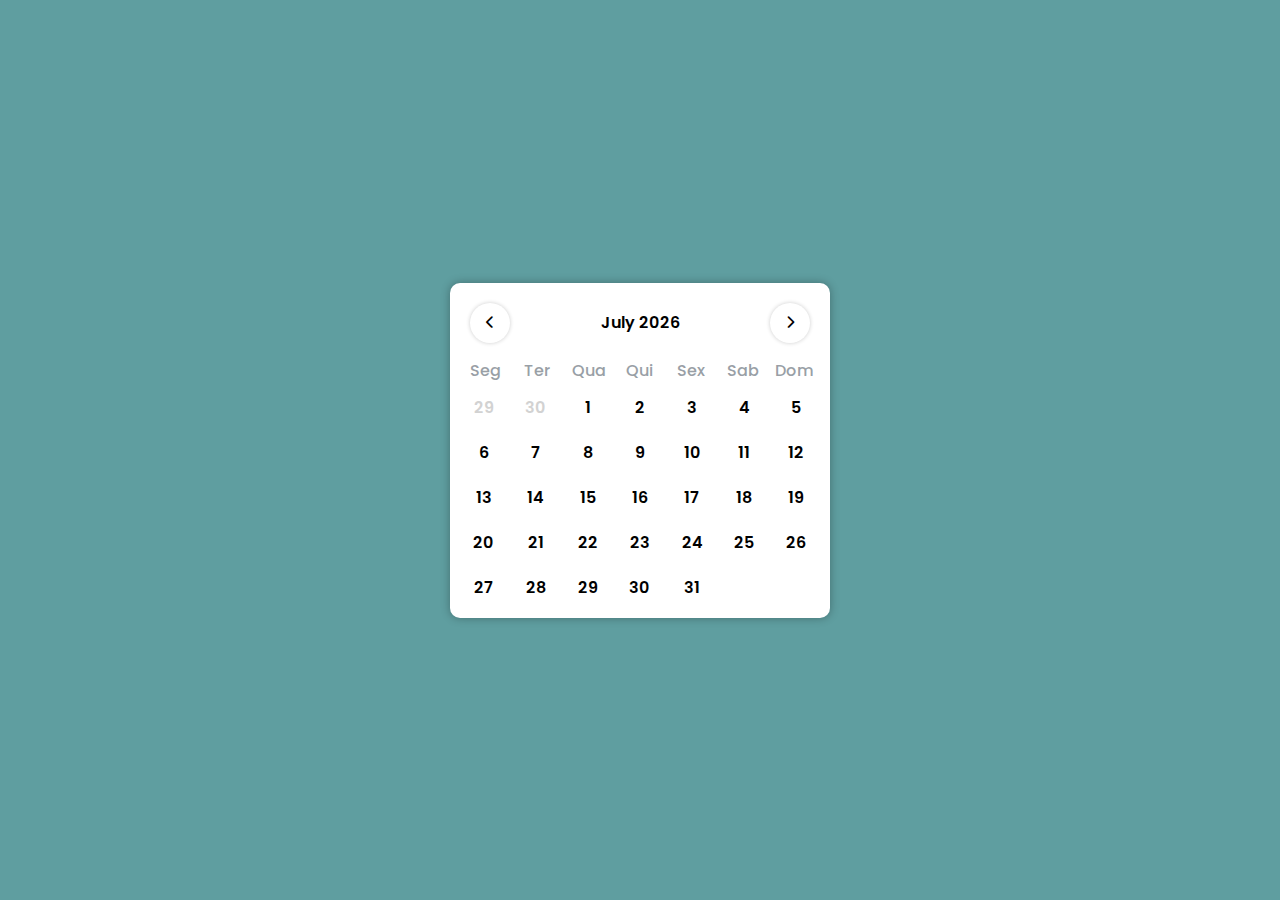
<file: calendario/index.html>
<!DOCTYPE html>
<html lang="en">
  <head>
    <meta charset="UTF-8" />
    <meta name="viewport" content="width=device-width, initial-scale=1.0" />
    <link
      rel="stylesheet"
      href="https://cdnjs.cloudflare.com/ajax/libs/font-awesome/6.7.2/css/all.min.css"
    />
    <link rel="stylesheet" href="style.css">
    <title>Calendário</title>
  </head>
  <body>
    <main class="container">
      <div class="calendario">
        <div class="header">
          <button id="btnVoltar">
            <i class="fa-solid fa-chevron-left"></i>
          </button>
          <div class="mesAno" id="mesAno"></div>
          <button id="btnAvancar">
            <i class="fa-solid fa-chevron-right"></i>
          </button>
        </div>
        <div class="dias">
          <div class="dia">Seg</div>
          <div class="dia">Ter</div>
          <div class="dia">Qua</div>
          <div class="dia">Qui</div>
          <div class="dia">Sex</div>
          <div class="dia">Sab</div>
          <div class="dia">Dom</div>
        </div>
        <div class="datas" id="datas"></div>
      </div>
    </main>
    <script src="index.js"></script>
  </body>
</html>
</file>
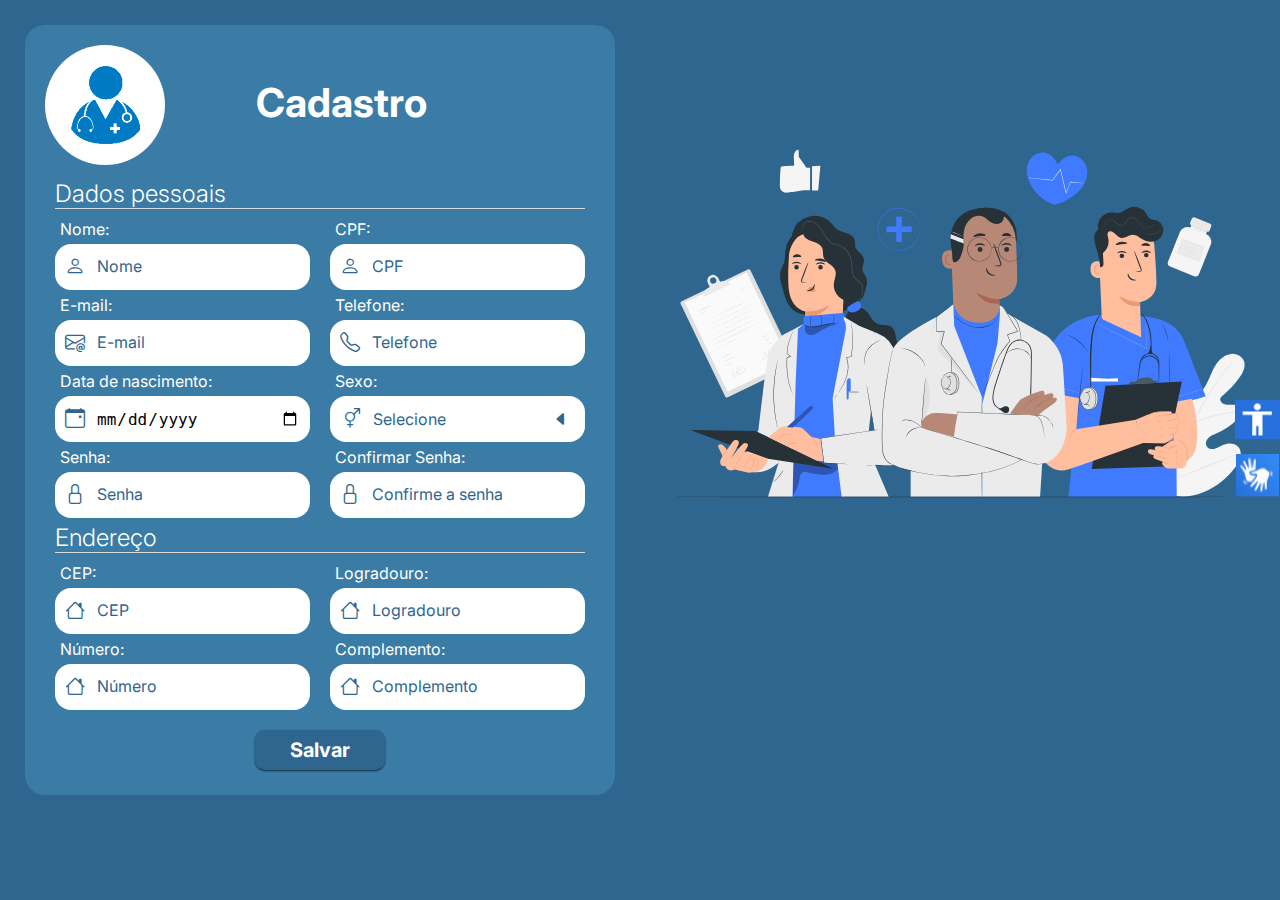
<file: tela-de-cadastro/index.html>
<!DOCTYPE html>
<html lang="pt-br">
  <head>
    <meta charset="UTF-8" />
    <meta name="viewport" content="width=device-width, initial-scale=1.0" />
    <title>Cadastro</title>
    <link rel="stylesheet" href="src/css/style.css" />
    <link rel="stylesheet" href="src/css/responsive.css" />
    <link rel="stylesheet" href="https://cdn.jsdelivr.net/npm/bootstrap-icons/font/bootstrap-icons.css" />
  </head>
  <body>
    <div class="div_esquerda">
      <div class="div_cadastro">
        <div class="div_titulo">
          <div class="logo">
            <img src="src/img/logo.png" alt="" />
          </div>
          <h1>Cadastro</h1>
        </div>

        <form action="cadastro" class="formulario">
          <h2>Dados pessoais</h2>

          <div class="dados">
            <div id="inputs_esquerda" class="inputs">
              <label for="name">Nome:</label>
              <div class="input-container">
                <i class="bi bi-person" id="icones"></i>
                <input type="text" placeholder="Nome" />
              </div>
              <label for="email">E-mail:</label>
              <div class="input-container">
                <i class="bi bi-envelope-at" id="icones"></i>
                <input type="text" placeholder="E-mail" />
              </div>
              <label for="data_nascimento">Data de nascimento:</label>
              <div class="input-container">
                <i class="bi bi-calendar-event" id="icones"></i>
                <input
                  type="date"
                  placeholder="Selecionar"
                  id="data_nascimento"
                />
              </div>
              <label for="senha">Senha:</label>
              <div class="input-container">
                <i class="bi bi-lock" id="icones"></i>
                <input type="password" placeholder="Senha" />
              </div>
            </div>

            <div id="inputs_direita" class="inputs">
              <label for="name">CPF:</label>
              <div class="input-container">
                <i class="bi bi-person" id="icones"></i>
                <input type="text" placeholder="CPF" />
              </div>
              <label for="telefone">Telefone:</label>
              <div class="input-container">
                <i class="bi bi-telephone" id="icones"></i>
                <input type="text" placeholder="Telefone" />
              </div>
              <label for="sexo">Sexo:</label>
              <div class="input-container">
                <i class="bi bi-gender-ambiguous" id="icones"></i>
                <button id="btnGenero" onclick="abrirOpcoes()" type="button">
                  <span id="textoButton">Selecione</span>
                  <i class="bi bi-caret-left-fill" id="iGenero"></i>
                </button>
                <ul id="opcoes">
                  <input
                    type="radio"
                    name="genero"
                    id="masculino"
                    class="genero"
                  />
                  <label for="masculino">Masculino</label>
                  <input
                    type="radio"
                    name="genero"
                    id="feminino"
                    class="genero"
                  />
                  <label for="feminino">Feminino</label>
                </ul>
              </div>
              <label for="confirmar_senha">Confirmar Senha:</label>
              <div class="input-container">
                <i class="bi bi-lock" id="icones"></i>
                <input type="password" placeholder="Confirme a senha" />
              </div>
            </div>
          </div>

          <h2>Endereço</h2>

          <div class="dados">
            <div id="inputs_esquerda" class="inputs">
              <label for="cep">CEP:</label>
              <div class="input-container">
                <i class="bi bi-house" id="icones"></i>
                <input type="text" placeholder="CEP" />
              </div>
              <label for="numero">Número:</label>
              <div class="input-container">
                <i class="bi bi-house" id="icones"></i>
                <input type="text" placeholder="Número" />
              </div>
            </div>

            <div id="inputs_direita" class="inputs">
              <label for="logradouro">Logradouro:</label>
              <div class="input-container">
                <i class="bi bi-house" id="icones"></i>
                <input type="text" placeholder="Logradouro" />
              </div>
              <label for="complemento">Complemento:</label>
              <div class="input-container">
                <i class="bi bi-house" id="icones"></i>
                <input type="text" placeholder="Complemento" />
              </div>
            </div>
          </div>
          <div class="botao-enviar">
            <button
              type="submit"
              onclick="cadastrar()"
              id="botaoCadastro"
              class="botaoCadastro"
            >
              Salvar
            </button>
          </div>
        </form>
      </div>
    </div>
    <div class="div_direita">
      <div class="svg">
        <img src="src/img/doctors-animate.svg" alt="" />
      </div>
    </div>
    <div class="acessibilidade">
      <a href="#">
        <img src="src/img/acessibilidade1.svg" alt="acessibilidade" />
      </a>
      <a href="#">
        <img src="src/img/acessibilidade2.svg" alt="acessibilidade" />
      </a>
    </div>
  </body>
  <script src="script.js"></script>
</html>
</file>
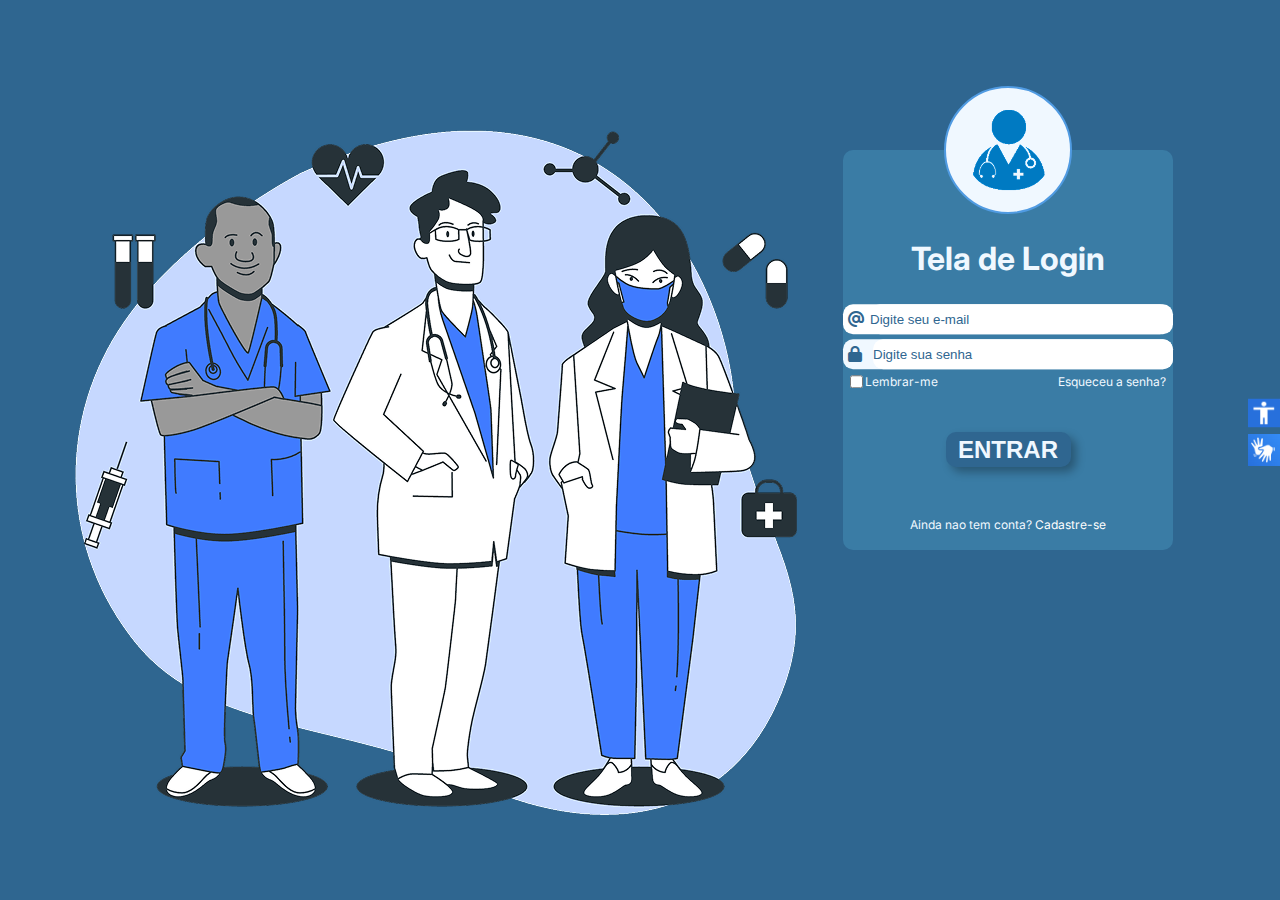
<file: tela-login/index.html>
<!DOCTYPE html>
<html lang="en">
  <head>
    <meta charset="UTF-8" />
    <meta name="viewport" content="width=device-width, initial-scale=1.0" />
    <link rel="stylesheet" href="./src/css/reset.css" />
    <link rel="stylesheet" href="./src/css/style.css" />
    <link rel="stylesheet" href="./src/css/responsive.css">
    <link rel="stylesheet" href="src/css/variable.css">
    <link rel="stylesheet" href="https://cdnjs.cloudflare.com/ajax/libs/font-awesome/6.7.2/css/all.min.css">
    <title>Tela Clinica</title>
  </head>
  <body>
    <div class="imagem-doutores">
      <img
        src="./src/images/Doctors-bro 1.png"
        alt="imagem dos doutroes"
        
      />
    </div>
    <main class="container">
      <div class="imagem-login">
        <img
          src="./src/images/pngwing.com 1 sem borda 3.png"
          alt="icone tela de login"
          width="96px"
          height="96px"
        />
        <h1>Tela de Login</h1>
      </div>
      <form action="index" class="formulario">
        <div class="inserir-dados">
          
          <div class="input-email">
            
            <i class="fa-solid fa-at"></i>
            <input
              type="email"
              name="email"
              id="email"
              class="email-input"
              placeholder="Digite seu e-mail"
              
            />
          </div>
          
          <div class="input-senha">
            <i class="fa-solid fa-lock"></i>
            <input
              type="password"
              name="senha"
              id="senha"
              placeholder="Digite sua senha"
              class="aumentar-tamanho-senha"
            />
          </div>
        </div>

        <ul class="lembrar-recuperar-senha">
          <li>
            <input type="checkbox" name="lembrar-me" id="lembrar-me" />
            <label for="lembrar-me"><span>Lembrar-me</span></label>
          </li>
          <li>
            <a href="#"><span>Esqueceu a senha?</span></a>
          </li>
        </ul>
      </form>
      
      
      <button type="button" class="botao">ENTRAR</button>
      <br><br>
      <p class="cadastro"><span>Ainda nao tem conta?</span> <a href="#"><span>Cadastre-se</span></a></p>

    </main>

    <div class="acessibilidade">
      <img src="./src/images/image 1.svg" alt="" width="32px" height="32px" />
      <img src="./src/images/image 2.svg" alt="" width="32px"  height="32px"/>
    </div>
  </body>
</html>
</file>
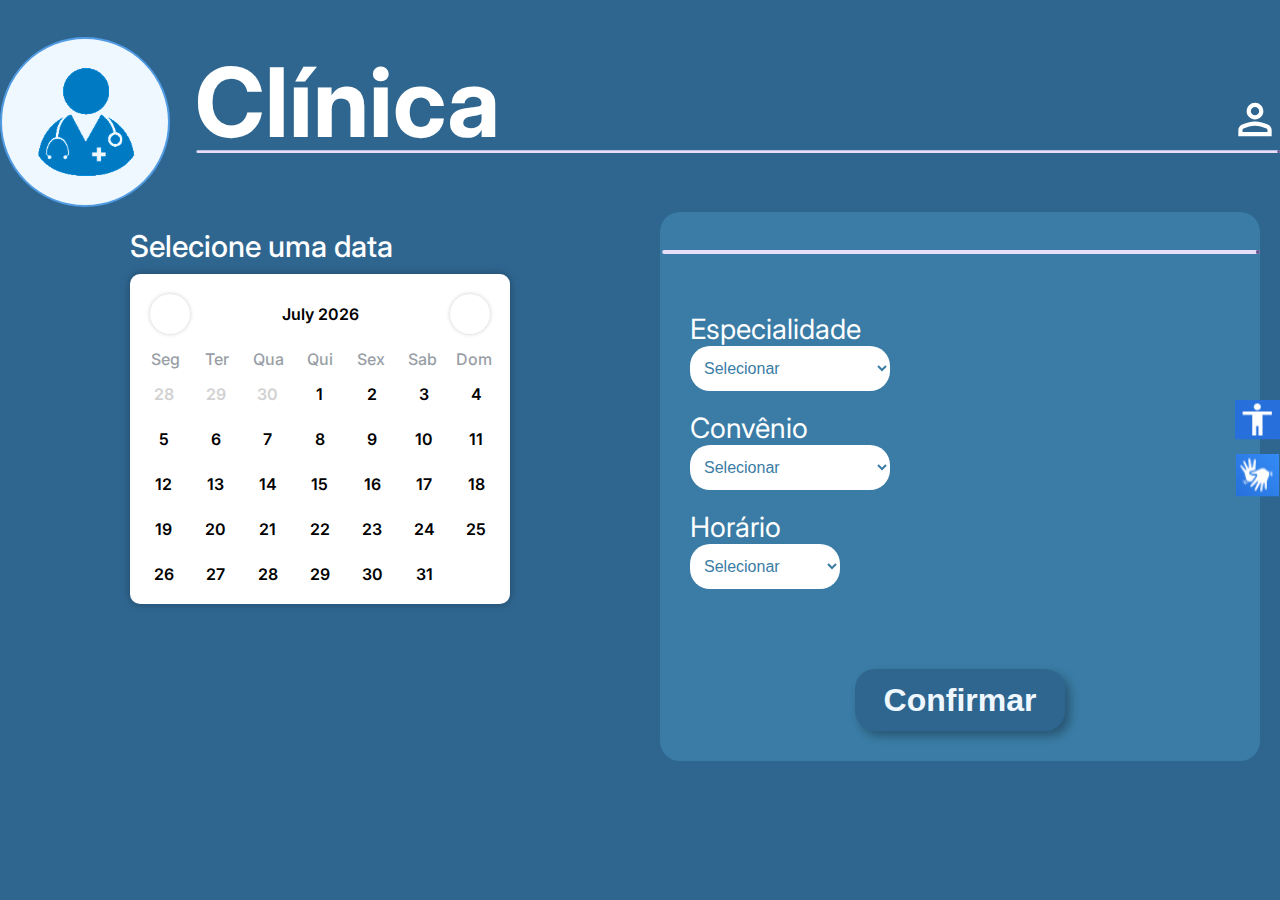
<file: agendamento.html>
<!DOCTYPE html>
<html lang="pt-br">
  <head>
    <meta charset="UTF-8" />
    <meta name="viewport" content="width=device-width, initial-scale=1.0" />
    <link rel="stylesheet" href="src/css/agendamento-css/style.css" />
    <link rel="stylesheet" href="src/css/agendamento-css/reset.css" />
    <link rel="stylesheet" href="src/css/agendamento-css/responsive.css" />
    <title>Tela de agendamento</title>
  </head>
  <body>
    

   

    <div class="div_topo">
      <header class="cabecalho">
        <img
          class="logo-do-site"
          src="/src/images/logo.png"
          alt="logo do site"
        />
        <div class="info-cabecalho">
          <div class="texto-cabecalho">
            <h1>Clínica</h1>
            <img src="/src/images/person.svg" alt="" />
          </div>
          <img
            class="linha-destaque"
            src="/src/images/linha_cabecalho.svg"
            alt=""
          />
        </div>
      </header>
    </div>

    

    
    <section class="secao-agendamento">
      <div class="div_esquerda">
        <div class="secao-calendario">
          <h2 class="cabecalho-calendario">Selecione uma data</h2>
          <div class="calendario">
            <div class="header">
              <button id="btnVoltar">
                <i class="fa-solid fa-chevron-left"></i>
              </button>
              <div class="mesAno" id="mesAno"></div>
              <button id="btnAvancar">
                <i class="fa-solid fa-chevron-right"></i>
              </button>
            </div>
            <div class="dias">
              <div class="dia">Seg</div>
              <div class="dia">Ter</div>
              <div class="dia">Qua</div>
              <div class="dia">Qui</div>
              <div class="dia">Sex</div>
              <div class="dia">Sab</div>
              <div class="dia">Dom</div>
            </div>
            <div class="datas" id="datas"></div>
          </div>
        </div>
      </div>
      

      

      <div class="div_direita">
        <div class="secao-formulario">
          <h2 id="dataSelecionada"></h2>
          <img
            src="src/images/linha_formulario.svg"
            alt=""
          />
          <div class="form">
            <div>
              <label for="especialidade">Especialidade</label><br />
              <select name="especialidade" id="especialidade">
                <option value="Selecionar">Selecionar</option>
                <option value="Demartologista">Demartologista</option>
                <option value="Neurologista">Neurologista</option>
                <option value="Cardiologista">Cardiologista</option>
                <option value="Pediatra">Pediatra</option>
                <option value="Ortopedista">Ortopedista</option>
                <option value="Oftalmologista">Oftalmologista</option></select
              ><br />
            </div>
            <div>
              <label for="convenio">Convênio</label><br />
              <select name="convenio" id="convenio">
                <option value="Selecionar">Selecionar</option>
                <option value="Amil">Amil</option>
                <option value="Unimed">Unimed</option>
                <option value="Bradesco">Bradesco Saúde</option>
                <option value="Hapvida">Hapvida</option></select
              ><br />
            </div>
            <div>
              <label for="horario">Horário</label><br />
              <select name="horario" id="horario" class="horario">
                <option value="Selecionar">Selecionar</option>
                <option value="08:00">08:00</option>
                <option value="09:00">09:00</option>
                <option value="10:00">10:00</option>
                <option value="11:00">11:00</option>
                <option value="12:00">12:00</option>
                <option value="13:00">13:00</option>
                <option value="14:00">14:00</option>
                <option value="15:00">15:00</option>
                <option value="16:00">16:00</option>
                <option value="17:00">17:00</option>
                <option value="18:00">18:00</option></select
              ><br />
            </div>
            <button class="btn-confirmar">Confirmar</button>
          </div>
        </div>
      </div>
    </section>
    

    <div class="acessibilidade">
      <a href="#">
        <img
          src="/src/images/acessibilidade1.svg"
          alt="acessibilidade"
        />
      </a>
      <a href="#">
        <img src="/src/images/acessibilidade2.svg" alt="acessibilidade" />
      </a>
    </div>
    

    <script src="src/js/agendamento.js"></script>
  </body>
</html>
</file>
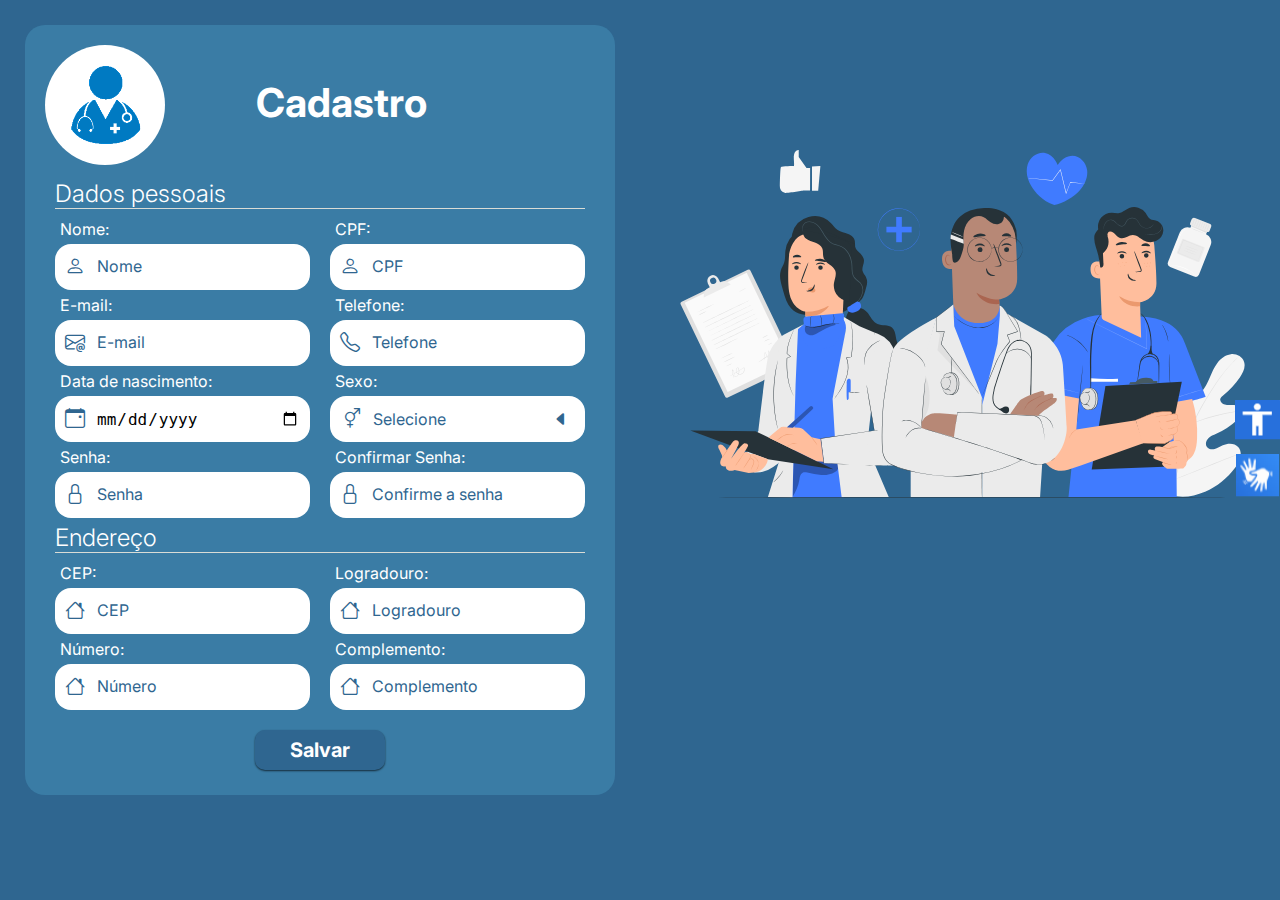
<file: cadastro.html>
<!DOCTYPE html>
<html lang="pt-br">
  <head>
    <meta charset="UTF-8" />
    <meta name="viewport" content="width=device-width, initial-scale=1.0" />
    <title>Cadastro</title>
    <link rel="stylesheet" href="src/css/cadastro-css/style.css" />
    <link rel="stylesheet" href="src/css/cadastro-css/responsive.css" />
    <link rel="stylesheet" href="https://cdn.jsdelivr.net/npm/bootstrap-icons/font/bootstrap-icons.css" />
  </head>
  <body>
    <div class="div_esquerda">
      <div class="div_cadastro">
        <div class="div_titulo">
          <div class="logo">
            <img src="src/images/logo.png" alt="" />
          </div>
          <h1>Cadastro</h1>
        </div>

        <form action="agendamento.html" class="formulario">
          <h2>Dados pessoais</h2>

          <div class="dados">
            <div id="inputs_esquerda" class="inputs">
              <label for="name">Nome:</label>
              <div class="input-container">
                <i class="bi bi-person" id="icones"></i>
                <input type="text" placeholder="Nome" />
              </div>
              <label for="email">E-mail:</label>
              <div class="input-container">
                <i class="bi bi-envelope-at" id="icones"></i>
                <input type="text" placeholder="E-mail" />
              </div>
              <label for="data_nascimento">Data de nascimento:</label>
              <div class="input-container">
                <i class="bi bi-calendar-event" id="icones"></i>
                <input
                  type="date"
                  placeholder="Selecionar"
                  id="data_nascimento"
                />
              </div>
              <label for="senha">Senha:</label>
              <div class="input-container">
                <i class="bi bi-lock" id="icones"></i>
                <input type="password" placeholder="Senha" />
              </div>
            </div>

            <div id="inputs_direita" class="inputs">
              <label for="name">CPF:</label>
              <div class="input-container">
                <i class="bi bi-person" id="icones"></i>
                <input type="text" placeholder="CPF" />
              </div>
              <label for="telefone">Telefone:</label>
              <div class="input-container">
                <i class="bi bi-telephone" id="icones"></i>
                <input type="text" placeholder="Telefone" />
              </div>
              <label for="sexo">Sexo:</label>
              <div class="input-container">
                <i class="bi bi-gender-ambiguous" id="icones"></i>
                <button id="btnGenero" onclick="abrirOpcoes()" type="button">
                  <span id="textoButton">Selecione</span>
                  <i class="bi bi-caret-left-fill" id="iGenero"></i>
                </button>
                <ul id="opcoes">
                  <input
                    type="radio"
                    name="genero"
                    id="masculino"
                    class="genero"
                  />
                  <label for="masculino">Masculino</label>
                  <input
                    type="radio"
                    name="genero"
                    id="feminino"
                    class="genero"
                  />
                  <label for="feminino">Feminino</label>
                </ul>
              </div>
              <label for="confirmar_senha">Confirmar Senha:</label>
              <div class="input-container">
                <i class="bi bi-lock" id="icones"></i>
                <input type="password" placeholder="Confirme a senha" />
              </div>
            </div>
          </div>

          <h2>Endereço</h2>

          <div class="dados">
            <div id="inputs_esquerda" class="inputs">
              <label for="cep">CEP:</label>
              <div class="input-container">
                <i class="bi bi-house" id="icones"></i>
                <input type="text" placeholder="CEP" />
              </div>
              <label for="numero">Número:</label>
              <div class="input-container">
                <i class="bi bi-house" id="icones"></i>
                <input type="text" placeholder="Número" />
              </div>
            </div>

            <div id="inputs_direita" class="inputs">
              <label for="logradouro">Logradouro:</label>
              <div class="input-container">
                <i class="bi bi-house" id="icones"></i>
                <input type="text" placeholder="Logradouro" />
              </div>
              <label for="complemento">Complemento:</label>
              <div class="input-container">
                <i class="bi bi-house" id="icones"></i>
                <input type="text" placeholder="Complemento" />
              </div>
            </div>
          </div>
          <div class="botao-enviar">
            <button
              type="submit"
              onclick="cadastrar()"
              id="botaoCadastro"
              class="botaoCadastro"
            >
              Salvar
            </button>
          </div>
        </form>
      </div>
    </div>
    <div class="div_direita">
      <div class="svg">
        <img src="src/images/cadastro-doctors-animate.svg" alt="imagem doutores tela cadastro" />
      </div>
    </div>
    <div class="acessibilidade">
      <a href="#">
        <img src="src/images/acessibilidade1.svg" alt="acessibilidade" />
      </a>
      <a href="#">
        <img src="src/images/acessibilidade2.svg" alt="acessibilidade" />
      </a>
    </div>
  </body>
  <script src="src/js/cadastro.js"></script>
</html>
</file>
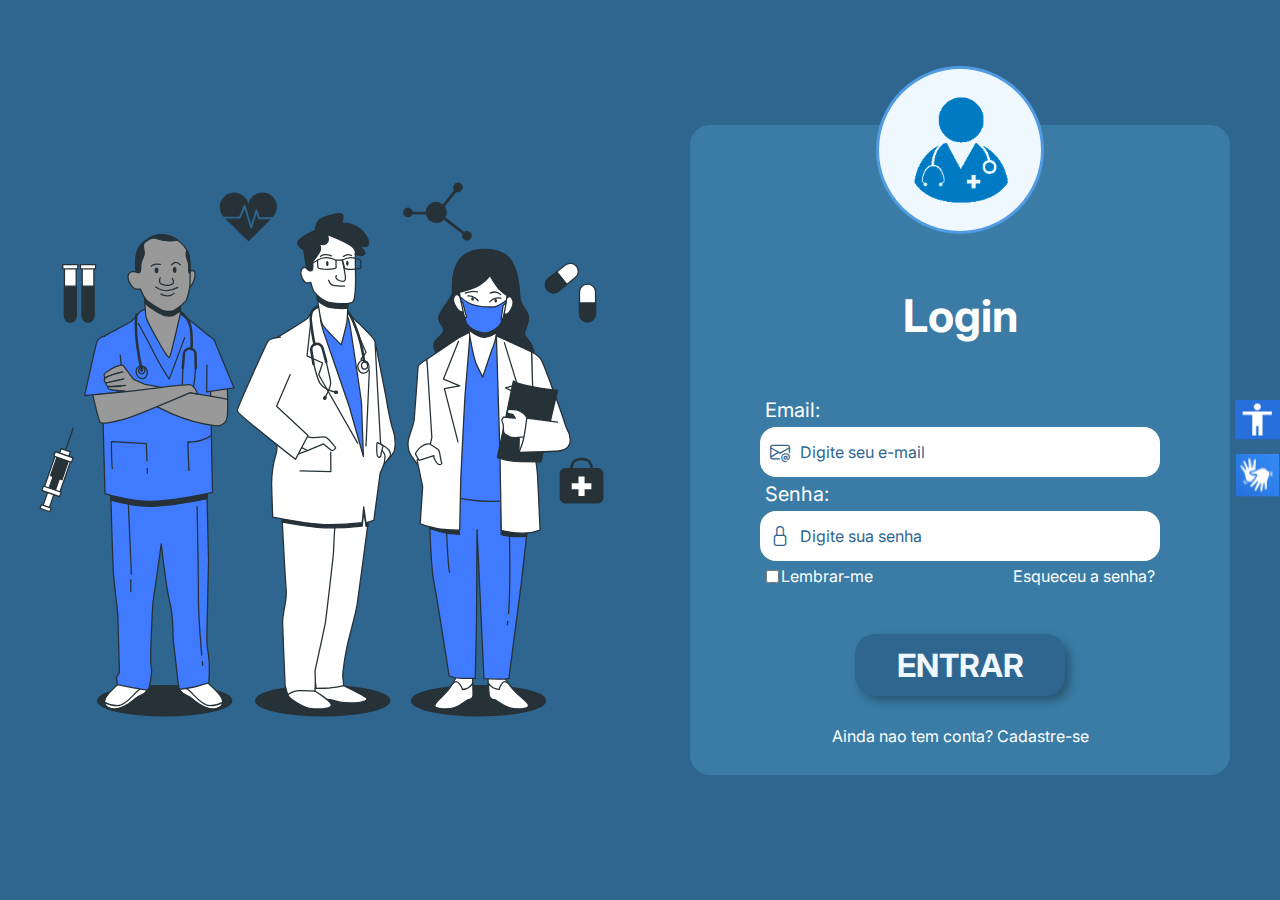
<file: login.html>
<!DOCTYPE html>
<html lang="pt-br">
  <head>
    <meta charset="UTF-8" />
    <meta name="viewport" content="width=device-width, initial-scale=1.0" />
    <link rel="stylesheet" href="src/css/login-css/style.css" />
    <link rel="stylesheet" href="src/css/login-css/reset.css" />
    <link rel="stylesheet" href="src/css/login-css/responsive.css" />
    <link rel="stylesheet" href="https://cdn.jsdelivr.net/npm/bootstrap-icons/font/bootstrap-icons.css" />
    <title>Login</title>
  </head>
  <body>
    <div class="div_esquerda">
      <div class="imagem-doutores">
        <img src="src/images/login-doctors-animate.svg" alt=" imagem doutores" />
      </div>
    </div>

    <div class="div_direita">
      <section class="secao_login">
        <div class="div_titulo">
          <div class="logo">
            <img src="src/images/logo.png" alt="logo do site" />
          </div>
          <h1>Login</h1>
        </div>
        <form action="agendamento.html" class="login">
          <div class="dados">
            <div class="input">
              <label for="email">Email:</label>
              <div class="input-container">
                <i class="bi bi-envelope-at" id="icones"></i>
                <input type="email" name="email" id="email" class="email-input" placeholder="Digite seu e-mail"/>
              </div>
              <label for="senha">Senha:</label>
              <div class="input-container">
                <i class="bi bi-lock" id="icones"></i>
                <input type="password" name="senha" id="senha"placeholder="Digite sua senha " class="aumentar-tamanho-senha"/>
                
              </div>
              
            </div>
            <ul class="lembrar-recuperar-senha">
              <li>
                <input type="checkbox" name="lembrar-me" id="lembrar-me" />
                <label for="lembrar-me"><span>Lembrar-me</span></label>
              </li>
              <li>
                <a href="#"><span>Esqueceu a senha?</span></a>
              </li>
            </ul>
          </div>

          <div class="botao-login-cadastro">
            <button type="submit" class="botao">ENTRAR</button>
            <p class="cadastro">
              Ainda nao tem conta? <a href="cadastro.html">Cadastre-se</a>
            </p>
          </div>
        </form>
      </section>
    </div>
    <div class="acessibilidade">
      <a href="#">
        <img src="src/images/acessibilidade1.svg" alt="acessibilidade" />
      </a>
      <a href="#">
        <img src="src/images/acessibilidade2.svg" alt="acessibilidade" />
      </a>
    </div>
  </body>
</html>
</file>
<file: calendario/style.css>
@import url('https://fonts.googleapis.com/css2?family=Poppins:wght@300;400;500;600&display=swap');

* {
    margin: 0;
    padding: 0;
    box-sizing: border-box;
    font-family: Poppins, sans-serif;
}

body {
    min-height: 100vh;
    display: flex;
    align-items: center;
    justify-content: center;
    background-color: cadetblue;
}

.calendario {
    width: 380px;
    display: flex;
    flex-direction: column;
    padding: 10px;
    background: #fff;
    border-radius: 10px;
    box-shadow: 0 0 10px rgba(0, 0, 0, 0.3);
}

.header {
    display: flex;
    justify-content: space-between;
    align-items: center;
    padding: 10px;
}

.mesAno {
    text-align: center;
    font-weight: 600;
}

.header button {
    display: flex;
    align-items: center;
    justify-content: center;
    border: none;
    border-radius: 50%;
    background-color: #fff;
    cursor: pointer;
    width: 40px;
    height: 40px;
    box-shadow: 0 0 4px rgba(0, 0, 0, 0.2);
}

.dias {
    display: grid;
    grid-template-columns: repeat(7, 1fr);
}

.dia {
    text-align: center;
    padding: 5px;
    color: #999fa6;
    font-weight: 500;
}

.datas {
    display: grid;
    grid-template-columns: repeat(7, 1fr);
    gap: 5px;
}

.data {
    display: flex;
    align-items: center;
    justify-content: center;
    text-align: center;
    padding: 10px;
    margin: auto;
    cursor: pointer;
    font-weight: 600;
    border-radius: 50%;
    width: 40px;
    height: 40px;
    transition: 0.2s;
}

.data:hover,
.data:active {
    color: white;
    background-color: blue;
}

.data.inativa {
    color: #d2d2d2;
}

.data.inativa:hover {
    color: #fff;
}

/* Esta classe será usada para marcar o dia clicado */
.data.selecionado {
    background-color: darkblue;
    color: white;
}
</file>
<file: tela-de-cadastro/src/css/style.css>
@import url("https://fonts.googleapis.com/css2?family=Inter:ital,opsz,wght@0,14..32,100..900;1,14..32,100..900&display=swap");

body {
  background-color: #2f6690;
  margin: 0;
  display: flex;
}
.div_esquerda {
  width: 50vw;
  height: 100vh;
}
.div_direita {
  height: 100vh;
  width: 50vw;
}
.svg {
  margin-top: 120px;
  display: flex;
  justify-content: center;
  align-items: center;
}
.div_cadastro {
  margin: 25px;
  background-color: #3a7ca5;
  height: 770px;
  border-radius: 20px;
  display: block;
}
.logo {
  position: absolute;
  margin: 20px;
  background-color: white;
  width: 120px;
  border-radius: 100%;
  height: 120px;
  align-self: flex-start;
  display: flex;
}
.div_titulo {
  display: flex;
  width: 100%;
  height: 20%;
}
.div_titulo h1 {
  position: absolute;
  left: 20%;
  align-self: center;
  color: white;
  font-family: "Inter";
  font-weight: 400 bold;
  font-size: 40px;
}
h2 {
  width: 100%;
  margin: 0px 0px 10px 0px;
  font-family: "Inter";
  font-weight: 300;
  color: white;
  border-bottom: 1px solid #d9dcd6;
}
.formulario {
  margin-left: 30px;
  margin-right: 30px;
  display: block;
}
.dados {
  display: flex;
}
.inputs {
  width: 50%;
}
.inputs i {
  color: #2f6690;
}
.inputs input {
  width: 100%;
  background-color: white;
  border: none;
  color: black;
  font-size: 12pt;
  margin-left: 10px;
}
.inputs label {
  font-family: "Inter";
  color: white;
  margin-left: 5px;
}
.input-container {
  margin-top: 5px;
  margin-bottom: 5px;
  height: 30px;
  padding: 8px 10px;
  display: flex;
  align-items: center;
  background-color: white;
  border-radius: 16px;
}
.input-container button {
  background-color: white;
  border: none;
  width: 100%;
  display: flex;
  justify-content: space-between;
  margin-left: 7px;
  color: #2f6690;
  font-family: "Inter";
  font-size: 12pt;
}
#inputs_esquerda {
  margin-right: 10px;
}
#inputs_direita {
  margin-left: 10px;
}
input:focus-visible {
  outline: none;
}
input::placeholder {
  color: #2f6690;
  font-family: "Inter";
  font-size: 12pt;
}
#opcoes {
  width: 100%;
  padding: 0px 50px 0px 0px;
}
#opcoes label {
  color: #2f6690;
  font-family: "Inter";
  font-size: 12pt;
}
#iGenero {
  transition: transform 3s ease;
}
.girar_direita {
  transform: rotate(180deg);
}
.girar_esquerda {
  transform: rotate(-360deg);
}
.botao-enviar {
  margin-top: 15px;
  display: flex;
  align-items: center;
  justify-content: center;
}
.botaoCadastro {
  width: 130px;
  height: 40px;
  border: none;
  border-radius: 10px;
  background-color: #2f6690;
  box-shadow: 0px 1px 2px rgba(0, 0, 0, 0.664);
  color: white;
  font-family: "Inter";
  font-weight: bold;
  font-size: 20px;
  cursor: pointer;
}
#icones {
  font-size: 20px;
}
.botaoCadastro:hover {
  background-color: white;
}

.acessibilidade {
  position: fixed;
  top: 50%;
  right: 0;
  transform: translateY(-50%);
  display: flex;
  flex-direction: column;
  align-items: center;
  gap: 10px;
}
</file>
<file: tela-de-cadastro/src/css/responsive.css>
@media (max-width: 576px) {
  body {
    flex-direction: column-reverse;
  }

  .div_direita {
    width: 100vw;
    height: 50vh;
  }

  .div_esquerda {
    width: 100vw;
    height: 50vh;
  }

  .div_titulo h1 {
    left: 45%;
  }
}
</file>
<file: tela-login/src/css/style.css>
@import url('https://fonts.googleapis.com/css2?family=Inter:ital,opsz,wght@0,14..32,100..900;1,14..32,100..900&display=swap');
body {
    background-color: #2F6690;
    display: flex;
    justify-content: flex-end;
    
    
    font-family: Inter;

    color: aliceblue;
}

.imagem-doutores{
    margin-left: 50px;
    margin-top: 50px;
}



.container {
    background-color: #3A7CA5;
    width: 400px;
    height: 400px;
    display: flex;
    flex-direction: column;
    align-items: center;
    margin: 150px 75px 50px auto;
    border-radius: 10px;
}

.imagem-login{
    display: flex;
    flex-direction: column;
    align-items: center;
    
    
}

.imagem-login img {
    
    width: 128px;
    height: 128px;
    border: 2px solid #509be2;
    background-color: aliceblue;
    border-radius: 50%;
    top: -50px; /* Ajuste a posição para alinhar melhor */
    
    transform: translateY(-50%);
       
}

.imagem-login h1 {
    transform: translateY(-100%);
}


.formulario {
    display: flex;
    flex-direction: column;
    align-items: center;
    transform: translateY(-15%);
}

.inserir-dados {
    display: flex;
    flex-direction: column;
    gap: 5px;
}

.inserir-dados input{
    width: 300px;
    height: 30px;
    border-radius: 10px;
    border: 0;
    
}



.lembrar-recuperar-senha{
    display: flex;
    gap: 120px;
    font-size: 12px;
    margin-top: 5px;
    
    
}

.lembrar-recuperar-senha li {
    display: flex;
    align-items: center;
    gap: 2px;
}

.lembrar-recuperar-senha a {
    color: aliceblue;
}

.lembrar-recuperar-senha input[type="checkbox"] {
    accent-color: #2F6690; /* Muda a cor do checkbox nos navegadores modernos */
}


.botao{
    margin-top: 30px;
    width: 125px;
    height: 35px;
    font-size: 24px;
    font-weight: 700;
    background-color: #2F6690;
    color: aliceblue;
    border: 0;
    border-radius: 10px;
    box-shadow: 5px 5px 10px rgba(0, 0, 0, 0.3);
}


.container p {
    margin-top: 10px;
    
    font-size: 12px;
}


input:focus{
    outline: none;
    border: none;
}



.acessibilidade {
    display: flex;
    flex-direction: column;
    justify-content: center;
    gap: 5px;
}


/* Faltou conseguir por icone dentro do placeholder, tentar achar alguma solucao 
    deixar responsivo, buscar melhorias, criar outras telas
*/

.input-email {
    gap: 6px;
    display: flex;
    align-items: center;
    background-color: white;
    border-radius: 10px;
    
}

.input-email  i {
    color: #2F6690;
    margin-left: 5px;
}




.input-senha {
    gap: 6px;
    display: flex;
    align-items: center;
    background-color: aliceblue;
    border-radius: 10px;
}

.input-senha i {
    color: #2F6690;
    margin: 5px;
}


input::placeholder {
    color: #2F6690 ;
}




.cadastro a {
    color: white;
}

a:hover {
    color: #8A2BE2;
}
</file>
<file: tela-login/src/css/responsive.css>
@media(max-width: 1440px){
   
    
   
}
</file>
<file: tela-login/src/css/variable.css>
:root {
    --max-width-size: 1920px
}
</file>
<file: src/css/agendamento-css/style.css>
/* ! CABECALHO */

body {
    
    font-family: Inter;
    height: 100vh;
    width: 100vw;
    background-color: #2F6690;
    
}


.div_topo{
    width: 100%;
    height: 20%;
    display: flex;
    justify-content: center;
}

.div_esquerda{
    width: 50%;
    height: 80%;
    display: flex;
    justify-content: center;
    align-items: center;
}

.div_direita{
    width: 50%;
    height: 80%;
    display: flex;
    justify-content: center;
    
}

.secao-agendamento{
    display: flex;
}



.cabecalho {
    display: flex;
    align-items: center;
    gap: 25px;
    
    /* padding: 2rem; */
   /* ! so para vizualizar o container */
}


.cabecalho h1 {
    font-size: 96px;
    color: white;
    
}

.texto-cabecalho {
    display: flex;
    justify-content: space-between;
   
}

.texto-cabecalho img {
    margin-top: 35px;
    
}

.cabecalho .logo-do-site {
    width: 170px;
    height: 170px;
    border: 2px solid #509be2;
    background-color: aliceblue;
    border-radius: 50%;
    margin-top: 4rem;
    /* margin-left: 6rem; */
}

.cabecalho .info-cabecalho{
    display: flex;
    flex-direction: column;
    margin-top: 2rem;
}



.cabecalho .info-cabecalho .linha-destaque {
     width: 100%;
     /* max-width: 1440px; */
     transform: translateY(-150%);

}
/* ! CABECALHO */

/* AGENDAMENTO: ESSA PARTE E A DIV CONTAINER DOS ELEMENTOS DO CALENDARIO E FORMULARIO */

/* .secao-agendamento {
    display: flex;
    justify-content: space-between;
    width: 100%;
    height: 80%;
    
    
} */



/* AGENDAMENTO */


/* ? CALENDARIO */


.secao-calendario {
    margin-top: 3rem;
    
}

.calendario {
    margin-top: 10px;
    width: 380px;
    height: auto;
    display: flex;
    flex-direction: column;
    padding: 10px;
    background: #fff;
    border-radius: 10px;
    box-shadow: 0 0 10px  rgba(0, 0, 0, 0.3);
    
    
}

.header {
    display: flex;
    justify-content: space-between;
    align-items: center;
    padding: 10px;
    

    
}

.mesAno{
    text-align: center;
    font-weight: 600;
    width: 150px;
}

.header button {
    display: flex;
    align-items: center;
    justify-content: center;
    border: none;
    border-radius: 50%;
    background-color: #fff;
    cursor: pointer;
    width: 40px;
    height: 40px;
    box-shadow: 0 0 4px rgba(0, 0, 0, 0.2);
}

.dias {
    display: grid;
    grid-template-columns: repeat(7, 1fr);
}

.dia {
    text-align: center;
    padding: 5px;
    color: #999fa6;
    font-weight: 500;
}

.datas {
    display: grid;
    grid-template-columns: repeat(7, 1fr);
    gap: 5px;
}

.data {
    display: flex;
    align-items: center;
    justify-content: center;
    text-align: center;
    padding: 10px;
    margin: auto;
    cursor: pointer;
    font-weight: 600;
    border-radius: 50%;
    width: 40px;
    height: 40px;
    transition: 0.2s;
}


.data:hover,
.data:active{
    color: white;
    background-color: #3A7CA5;
}


.data.inativa{
    color: #d2d2d2;
}

.data.inativa:hover{
    color: #fff;
}


.cabecalho-calendario{
    font-size:30px;
    font-weight: 500;
    color: #fff;
    

}

/* ? CALENDARIO */

/* FORMULARIO CALENDARIO */

.secao-formulario {
    margin-top: 2rem;
    width: 600px;
    height: auto;
    border-radius: 20px;
    background-color: #3A7CA5;
    
   
    
   
    
   
}

.form {
    display: flex;
    flex-direction: column;
    padding: 30px;
    margin-top: 20px;
}


.secao-formulario  h2 {
    
    text-align: center;
    font-size: 40px;
    color: #fff;
    margin-top: 30px;
}

.secao-formulario img {
    width: 100%;
}






.secao-formulario .form label {
    font-size: 28px;
    color: #fff;
}

.secao-formulario  .form select {
    width: 200px;
    height: 45px;
    display: flex;
    align-items: center;
    background-color: white;
    border-radius: 20px;
    font-size: 16px;
    padding: 10px;
    color: #3A7CA5;
    font-weight: 500;
    border: none;
    
} 


.form .btn-confirmar {
    margin-top: 60px;
    width: 210px;
    height: 62px;
    font-size: 32px;
    font-weight: 700;
    background-color: #2F6690;
    color: aliceblue;
    border: 0;
    border-radius: 20px;
    box-shadow: 5px 5px 10px rgba(0, 0, 0, 0.3);
    align-self: center;

}




.data.selecionada {
  background-color: #2F6690;
  color: white;
  border: 2px solid white;
}


.secao-formulario .form select:focus{
   
    outline: auto;
  
  
 

}


.secao-formulario  .form .horario{
    height: 45px;
    width: 150px;
}


/* FORMULARIO CALENDARIO  */

/* ? ACESSIBILIDADE */

.acessibilidade{
    position: fixed;
    top: 50%;
    right: 0;
    transform: translateY(-50%);
    display: flex;
    flex-direction: column;
    align-items: center;
    gap: 10px;
    
   
    
}

.btn-confirmar:hover{
     background-color: white;
}



/* ? ACESSIBILIDADE */
</file>
<file: src/css/agendamento-css/responsive.css>
@media (max-width: 576px) {
  .cabecalho {
    flex-direction: column;
    margin-top: 2rem;
  }

  .linha-destaque {
    display: none;
  }

  .texto-cabecalho h1 {
    border-bottom: 3px solid #ffff;
  }

  .secao-agendamento {
    display: flex;
    flex-direction: column;
    align-items: center;
    gap: 4rem;
    margin-top: 20rem;
  }

  .secao-formulario {
    border: 4rem solid #3a7ca5;

    margin-bottom: 50px;
  }

  .texto-cabecalho img {
    display: none;
  }

  .texto-cabecalho {
    justify-content: center;
    text-align: center;
  }

  .cabecalho-calendario {
    text-align: center;
  }
}
</file>
<file: src/css/cadastro-css/style.css>
@import url("https://fonts.googleapis.com/css2?family=Inter:ital,opsz,wght@0,14..32,100..900;1,14..32,100..900&display=swap");

body {
  background-color: #2f6690;
  margin: 0;
  display: flex;
}
.div_esquerda {
  width: 50vw;
  height: 100vh;
}
.div_direita {
  height: 100vh;
  width: 50vw;
}
.svg {
  margin-top: 120px;
  display: flex;
  justify-content: center;
  align-items: center;
}
.div_cadastro {
  margin: 25px;
  background-color: #3a7ca5;
  height: 770px;
  border-radius: 20px;
  display: block;
}
.logo {
  position: absolute;
  margin: 20px;
  background-color: white;
  width: 120px;
  border-radius: 100%;
  height: 120px;
  align-self: flex-start;
  display: flex;
}
.div_titulo {
  display: flex;
  width: 100%;
  height: 20%;
}
.div_titulo h1 {
  position: absolute;
  left: 20%;
  align-self: center;
  color: white;
  font-family: "Inter";
  font-weight: 400 bold;
  font-size: 40px;
}
h2 {
  width: 100%;
  margin: 0px 0px 10px 0px;
  font-family: "Inter";
  font-weight: 300;
  color: white;
  border-bottom: 1px solid #d9dcd6;
}
.formulario {
  margin-left: 30px;
  margin-right: 30px;
  display: block;
}
.dados {
  display: flex;
}
.inputs {
  width: 50%;
}
.inputs i {
  color: #2f6690;
}
.inputs input {
  width: 100%;
  background-color: white;
  border: none;
  color: black;
  font-size: 12pt;
  margin-left: 10px;
}
.inputs label {
  font-family: "Inter";
  color: white;
  margin-left: 5px;
}
.input-container {
  margin-top: 5px;
  margin-bottom: 5px;
  height: 30px;
  padding: 8px 10px;
  display: flex;
  align-items: center;
  background-color: white;
  border-radius: 16px;
}
.input-container button {
  background-color: white;
  border: none;
  width: 100%;
  display: flex;
  justify-content: space-between;
  margin-left: 7px;
  color: #2f6690;
  font-family: "Inter";
  font-size: 12pt;
}
#inputs_esquerda {
  margin-right: 10px;
}
#inputs_direita {
  margin-left: 10px;
}
input:focus-visible {
  outline: none;
}
input::placeholder {
  color: #2f6690;
  font-family: "Inter";
  font-size: 12pt;
}
#opcoes {
  width: 100%;
  padding: 0px 50px 0px 0px;
}
#opcoes label {
  color: #2f6690;
  font-family: "Inter";
  font-size: 12pt;
}
#iGenero {
  transition: transform 3s ease;
}
.girar_direita {
  transform: rotate(180deg);
}
.girar_esquerda {
  transform: rotate(-360deg);
}
.botao-enviar {
  margin-top: 15px;
  display: flex;
  align-items: center;
  justify-content: center;
}
.botaoCadastro {
  width: 130px;
  height: 40px;
  border: none;
  border-radius: 10px;
  background-color: #2f6690;
  box-shadow: 0px 1px 2px rgba(0, 0, 0, 0.664);
  color: white;
  font-family: "Inter";
  font-weight: bold;
  font-size: 20px;
  cursor: pointer;
}
#icones {
  font-size: 20px;
}
.botaoCadastro:hover {
  background-color: white;
}

.acessibilidade {
  position: fixed;
  top: 50%;
  right: 0;
  transform: translateY(-50%);
  display: flex;
  flex-direction: column;
  align-items: center;
  gap: 10px;
}
</file>
<file: src/css/cadastro-css/responsive.css>
@media (max-width: 576px) {
  body {
    flex-direction: column-reverse;
  }

  .div_direita {
    width: 100vw;
    height: 50vh;
  }

  .div_esquerda {
    width: 100vw;
    height: 50vh;
  }

  .div_titulo h1 {
    left: 45%;
  }
}
</file>
<file: src/css/login-css/style.css>
body {
  background-color: #2f6690;
  margin: 0 auto;
  display: flex;
}

.div_esquerda {
  width: 50vw;
  height: 100vh;
  margin: 0 auto;
  display: flex;
  justify-content: center;
  align-items: center;
}

.div_direita {
  width: 50vw;
  height: 100vh;
  display: flex;
  justify-content: center; 
  align-items: center;
}

.imagem-doutores {
  display: flex;
  justify-content: center;
  align-items: center;
  width: 800px;
}

.secao_login {
  background-color: #3a7ca5;
  width: 600px;
  height: 650px;
  border-radius: 20px;
  margin: 50px;
}

.logo {
  display: flex;
  justify-content: center;
}

.logo img {
  width: 168px;
  height: 168px;
  border: 3px solid #509be2;
  background-color: aliceblue;
  border-radius: 50%;
  top: -50px;
  transform: translateY(-50%);
  margin: 25px;
}

.div_titulo h1 {
  transform: translateY(-100%);
  text-align: center;
  font-size: 45px;
  color: #fff;
}

.login {
  margin-left: 30px;
  margin-right: 30px;
}

.dados {
  display: flex;
  flex-direction: column;
  align-items: center;
  justify-content: center;
}

.input i {
  color: #2f6690;
}

.input input {
  width: 100%;
  background-color: white;
  border: none;
  color: black;
  font-size: 12pt;
  margin-left: 10px;
}

.input label {
  font-family: "Inter";
  color: white;
  margin-left: 5px;
  font-size: 20px;
}

.input-container {
  margin-top: 5px;
  margin-bottom: 5px;
  height: 50px;
  width: 400px;
  padding: 8px 10px;
  display: flex;
  align-items: center;
  background-color: white;
  border-radius: 16px;
}

input:focus {
  outline: none;
  border: none;
}

input:focus-visible {
  outline: none;
}

input::placeholder {
  color: #2f6690;
  font-family: "Inter";
  font-size: 12pt;
}

.lembrar-recuperar-senha {
  display: flex;
  gap: 140px;
  font-size: 12px;
  /* margin-top: 15px; */
}

.lembrar-recuperar-senha li {
  display: flex;
  align-items: center;
  gap: 2px;
}

.lembrar-recuperar-senha a {
  color: aliceblue;
}

.lembrar-recuperar-senha input[type="checkbox"] {
  accent-color: #2f6690;
}

.botao-login-cadastro {
  margin-top: 3rem;
  margin-bottom: 1rem;
  display: flex;
  flex-direction: column;
  align-items: center;
  justify-content: center;
  gap: 30px;
}

.botao {
  width: 210px;
  height: 62px;
  font-size: 32px;
  font-weight: bold;
  background-color: #2f6690;
  color: aliceblue;
  border: 0;
  border-radius: 20px;
  box-shadow: 5px 5px 10px rgba(0, 0, 0, 0.3);
}

.botao:hover {
  background-color: white;
}

.cadastro {
  color: #fff;
}

.cadastro a {
  color: #fff;
}

.cadastro a:hover {
  color: purple;
}

span {
  font-size: 16px;
  color: #fff;
}

#icones {
  font-size: 20px;
}

.acessibilidade {
  position: fixed;
  top: 50%;
  right: 0;
  transform: translateY(-50%);
  display: flex;
  flex-direction: column;
  align-items: center;
  gap: 10px;
}
</file>
<file: src/css/login-css/responsive.css>
@media (max-width: 769px) {
  body {
    flex-direction: column;
    justify-content: center;
    align-items: center;
  }

  .div_esquerda {
    width: 100vw;
    height: 50vh;
  }

  .div_direita {
    width: 100vw;
  }

  .imagem-doutores {
    width: 80%;
  }
}
</file>
